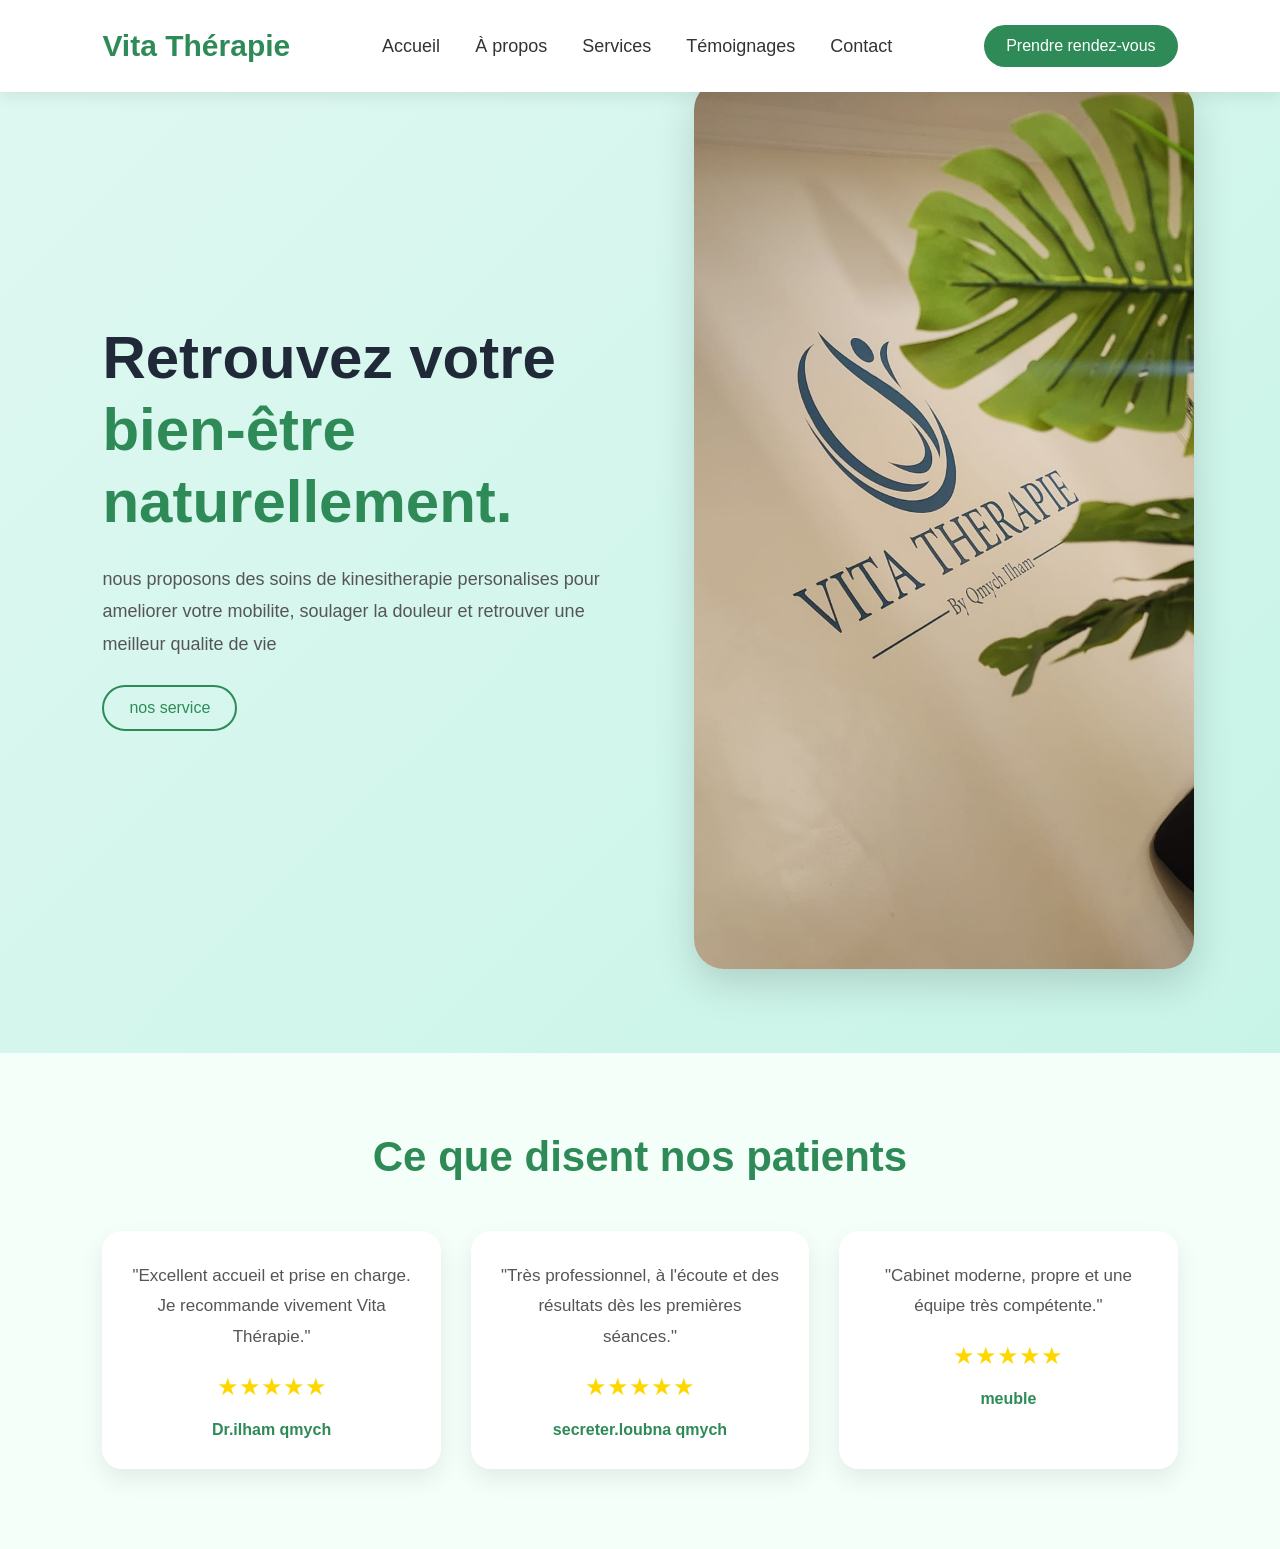
<file: index.html>
<!DOCTYPE html>
<html lang="fr">

<head>
    <meta charset="UTF-8">
    <meta name="viewport" content="width=device-width, initial-scale=1.0">

    <title>Vita Thérapie | Centre de Psychologie et Thérapie au Maroc</title>

    <meta name="description"
          content="Vita Thérapie est un centre spécialisé en psychologie et thérapie. Prenez rendez-vous avec nos professionnels et découvrez les témoignages de nos patients.">

    <meta name="keywords"
          content="psychologue, thérapie, santé mentale, psychothérapie, Vita Thérapie, Maroc">

    <meta name="author" content="Vita Thérapie">
    <meta name="robots" content="index, follow">

    <!-- Open Graph -->
    <meta property="og:title" content="Vita Thérapie">
    <meta property="og:description" content="Centre de psychologie et thérapie au Maroc.">
    <meta property="og:type" content="website">
    <meta property="og:url" content="https://vitatherapie1-cmd.github.io/vita-therapie/">

    <!-- Favicon -->
    <link rel="icon" type="favicon.png" href="favicon.png">

    <link rel="stylesheet" href="style.css">
    <link rel="stylesheet" href="responsive.css">

    <link rel="stylesheet"
          href="https://cdnjs.cloudflare.com/ajax/libs/font-awesome/6.5.2/css/all.min.css">

          <link rel="canonical" href="https://vitatherapie1-cmd.github.io/vita-therapie/">

          

<meta property="og:image" content="https://vitatherapie1-cmd.github.io/vita-therapie/logo.png">

<meta name="twitter:image" content="https://vitatherapie1-cmd.github.io/vita-therapie/logo.png">
</head>

<body>

   <header>

<nav class="navbar">

    <div class="logo">
        Vita Thérapie
    </div>

    <div class="menu-toggle">
        ☰
    </div>

    <ul class="nav-links">
        <li><a href="index.html">Accueil</a></li>
        <li><a href="A propos.html">À propos</a></li>
        <li><a href="services.html">Services</a></li>
        <li><a href="temoignages.html">Témoignages</a></li>
        <li><a href="contact.html">Contact</a></li>
    </ul>

    <a href="rendez-vous.html" class="btn">
        Prendre rendez-vous
    </a>

</nav>

</header>

    <section class="hero">

        <div class="hero-text">
            <h1>Retrouvez votre<br><span>bien-être naturellement.</span></h1>

            <p>
                nous proposons des soins de kinesitherapie
                personalises pour ameliorer votre mobilite,
                soulager la douleur et retrouver une meilleur qualite de vie
            </p>

            <div class="bouttons">
                <a href="services.html" class="btn2">nos service</a>
            </div>
        </div>

        <div class="hero-image">
            <img src="3.jpg" alt="Vita therapie">
        </div>

    </section>

    <section class="testimonials">

    <h2>Ce que disent nos patients</h2>

    <div class="testimonial-container">

        <div class="testimonial-card">
            <p>
                "Excellent accueil et prise en charge. Je recommande vivement Vita Thérapie."
            </p>

            <div class="stars">★★★★★</div>

            <h4>Dr.ilham qmych</h4>
        </div>

        <div class="testimonial-card">
            <p>
                "Très professionnel, à l'écoute et des résultats dès les premières séances."
            </p>

            <div class="stars">★★★★★</div>

            <h4>secreter.loubna qmych</h4>
        </div>

        <div class="testimonial-card">
            <p>
                "Cabinet moderne, propre et une équipe très compétente."
            </p>

            <div class="stars">★★★★★</div>

            <h4>meuble</h4>
        </div>

    </div>

</section>

<script src="main.js"></script>
</body>


</html>
</file>
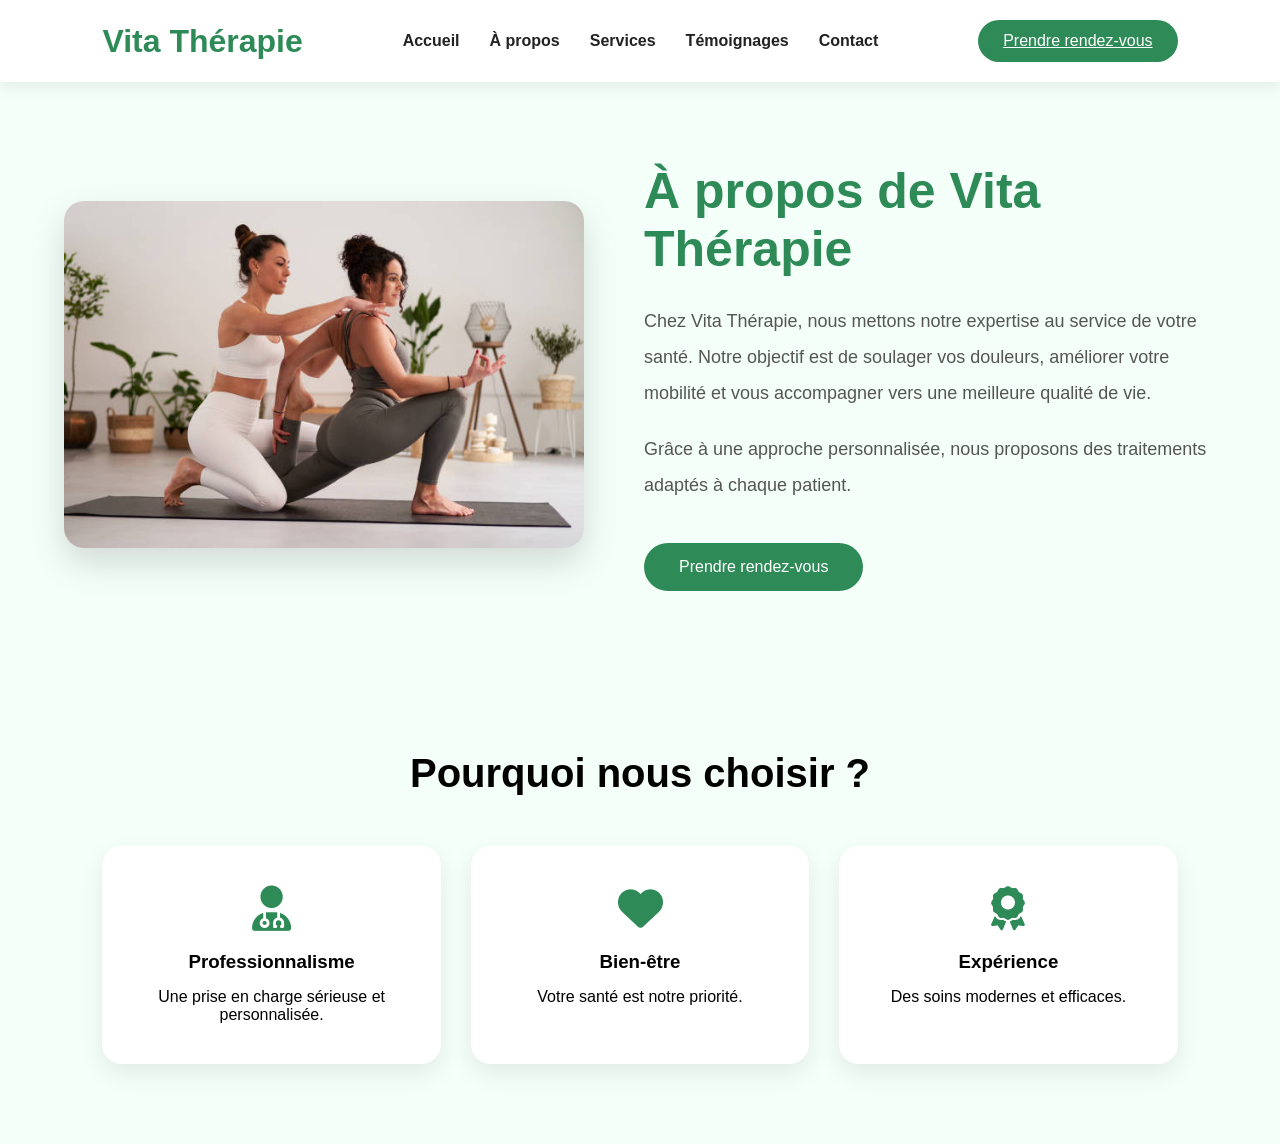
<file: A propos.html>
<!DOCTYPE html>
<html lang="fr">

<head>

<meta charset="UTF-8">

<meta name="viewport" content="width=device-width, initial-scale=1.0">

<title>À propos | Vita Thérapie</title>

<link rel="stylesheet" href="about.css">
<link rel="stylesheet" href="responsive.css">

<link rel="stylesheet"
href="https://cdnjs.cloudflare.com/ajax/libs/font-awesome/6.7.2/css/all.min.css">

</head>

<body>

<header>

<nav class="navbar">

    <div class="logo">
        Vita Thérapie
    </div>

    <div class="menu-toggle">
        ☰
    </div>

    <ul class="nav-links">
        <li><a href="index.html">Accueil</a></li>
        <li><a href="A propos.html">À propos</a></li>
        <li><a href="services.html">Services</a></li>
        <li><a href="temoignages.html">Témoignages</a></li>
        <li><a href="contact.html">Contact</a></li>
    </ul>

    <a href="rendez-vous.html" class="btn">
        Prendre rendez-vous
    </a>

</nav>

</header>

<section class="about">

<div class="about-image">

<img src="11.jpg" alt="Cabinet">

</div>

<div class="about-text">

<h1>À propos de Vita Thérapie</h1>

<p>

Chez Vita Thérapie, nous mettons notre expertise au service de votre santé.
Notre objectif est de soulager vos douleurs, améliorer votre mobilité et
vous accompagner vers une meilleure qualité de vie.

</p>

<p>

Grâce à une approche personnalisée,
nous proposons des traitements adaptés à chaque patient.

</p>

<a href="rendez-vous.html" class="button">

Prendre rendez-vous

</a>

</div>

</section>

<section class="values">

<h2>Pourquoi nous choisir ?</h2>

<div class="cards">

<div class="card">

<i class="fa-solid fa-user-doctor"></i>

<h3>Professionnalisme</h3>

<p>Une prise en charge sérieuse et personnalisée.</p>

</div>

<div class="card">

<i class="fa-solid fa-heart"></i>

<h3>Bien-être</h3>

<p>Votre santé est notre priorité.</p>

</div>

<div class="card">

<i class="fa-solid fa-award"></i>

<h3>Expérience</h3>

<p>Des soins modernes et efficaces.</p>

</div>

</div>

</section>
<script src="main.js"></script>

</body>

</html>
</file>
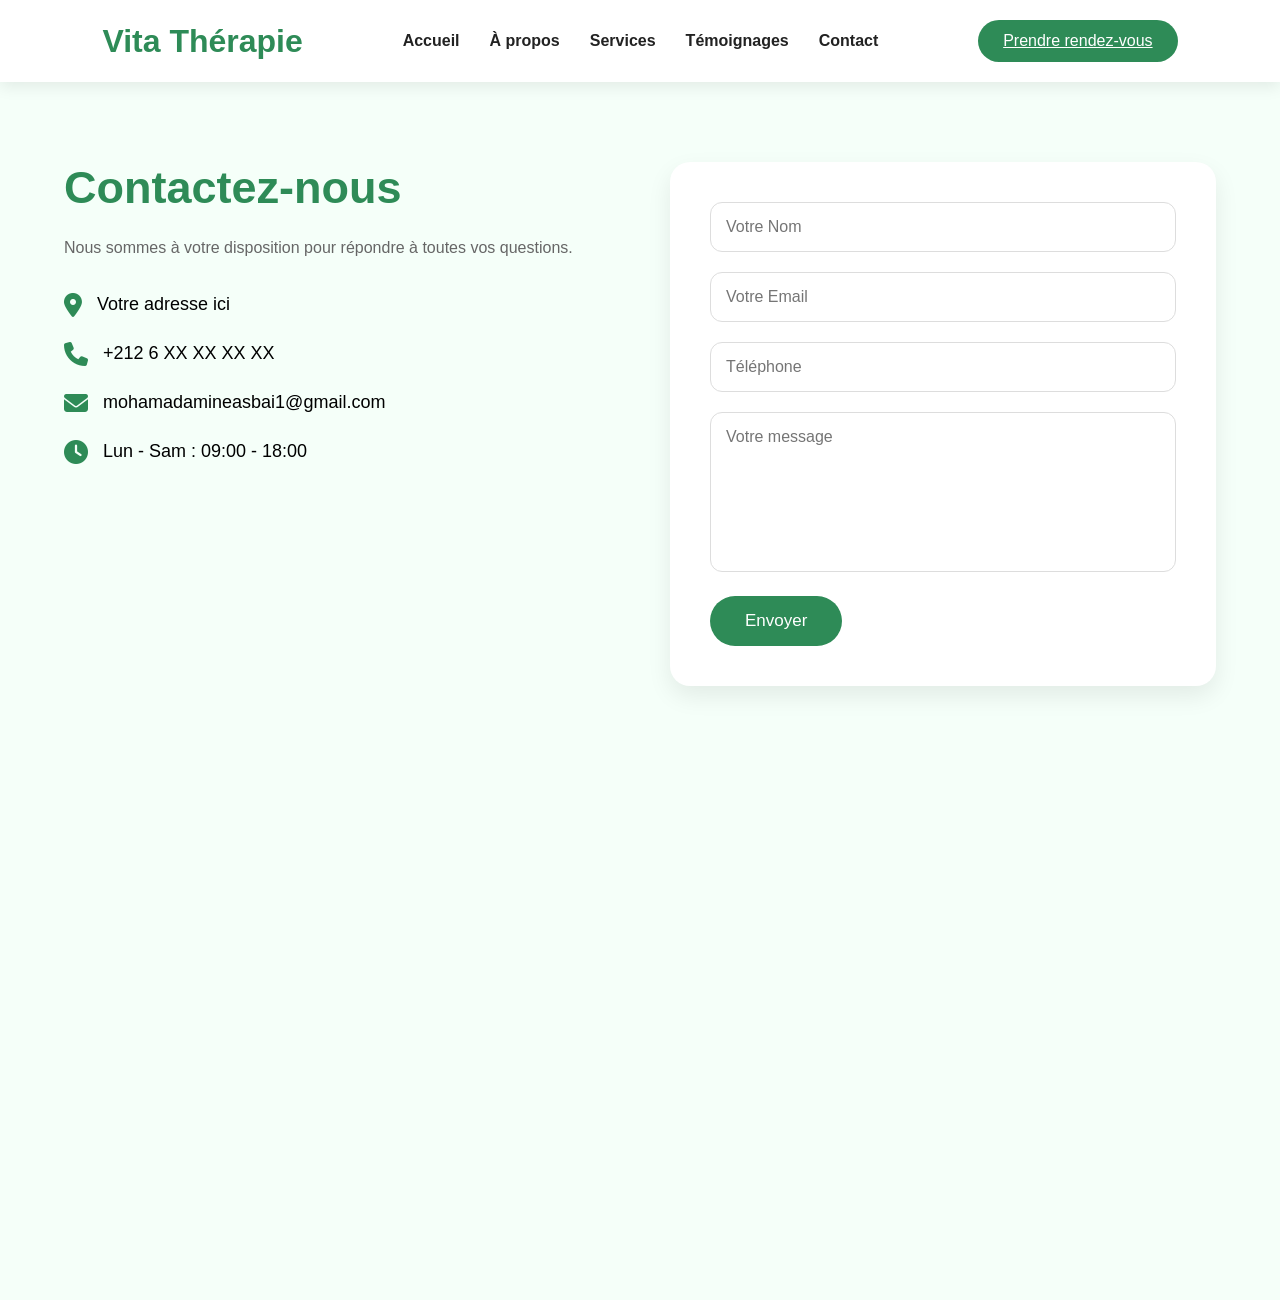
<file: contact.html>
<!DOCTYPE html>
<html lang="fr">

<head>

<meta charset="UTF-8">
<meta name="viewport" content="width=device-width, initial-scale=1.0">

<title>Contact | Vita Thérapie</title>

<link rel="stylesheet" href="contact.css">
<link rel="stylesheet" href="responsive.css">

<link rel="stylesheet"
href="https://cdnjs.cloudflare.com/ajax/libs/font-awesome/6.7.2/css/all.min.css">

</head>

<body>

<header>

<nav class="navbar">

    <div class="logo">
        Vita Thérapie
    </div>

    <div class="menu-toggle">
        ☰
    </div>

    <ul class="nav-links">
        <li><a href="index.html">Accueil</a></li>
        <li><a href="A propos.html">À propos</a></li>
        <li><a href="services.html">Services</a></li>
        <li><a href="temoignages.html">Témoignages</a></li>
        <li><a href="contact.html">Contact</a></li>
    </ul>

    <a href="rendez-vous.html" class="btn">
        Prendre rendez-vous
    </a>

</nav>

</header>

<section class="contact">

<div class="left">

<h1>Contactez-nous</h1>

<p>

Nous sommes à votre disposition pour répondre à toutes vos questions.

</p>

<div class="info">

<div>

<i class="fa-solid fa-location-dot"></i>

<span>Votre adresse ici</span>

</div>

<div>

<i class="fa-solid fa-phone"></i>

<span>+212 6 XX XX XX XX</span>

</div>

<div>

<i class="fa-solid fa-envelope"></i>

<span>mohamadamineasbai1@gmail.com</span>

</div>

<div>

<i class="fa-solid fa-clock"></i>

<span>Lun - Sam : 09:00 - 18:00</span>

</div>

</div>

</div>

<div class="right">

<form>

<input type="text" placeholder="Votre Nom" required>

<input type="email" placeholder="Votre Email" required>

<input type="tel" placeholder="Téléphone">

<textarea placeholder="Votre message"></textarea>

<button type="submit">

Envoyer

</button>

</form>

</div>

</section>

<section class="map">

<iframe
src="https://maps.app.goo.gl/c7TcwgFwQxwMpQrC7
loading=lazy">

</iframe>

</section>
<script src="main.js"></script>

</body>

</html>
</file>
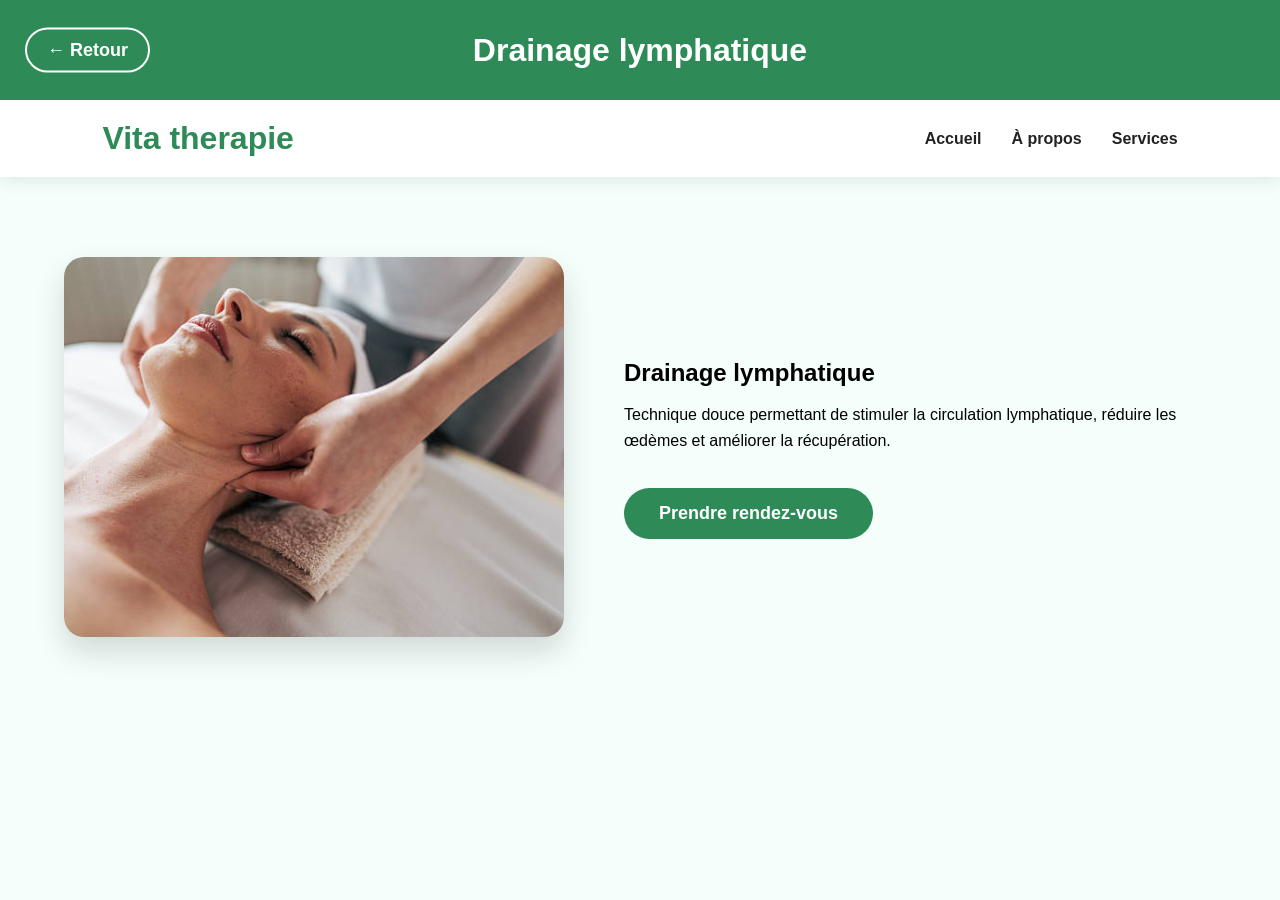
<file: drainage.html>
<!DOCTYPE html>
<html lang="fr">

<head>
    <meta charset="UTF-8">
    <meta name="viewport" content="width=device-width, initial-scale=1.0">
    <title>Drainage Lymphatique | Vita thérapie</title>

    <link rel="stylesheet" href="services.css">
</head>

<body>

<header class="header">

    <link rel="stylesheet" href="drainage.css">

<a href="services.html" class="back-btn">
← Retour
</a>

<h1>Drainage lymphatique</h1>

</header>

<nav class="navbar">

<div class="logo">
Vita therapie
</div>

<ul>

<li><a href="index.html">Accueil</a></li>

<li><a href="A propos.html">À propos</a></li>

<li><a href="services.html">Services</a></li>

</ul>

</nav>

<section class="hero">

<div class="image">

<img src="10.jpg" alt="Drainage">

</div>

<div class="content">

<h2>Drainage lymphatique</h2>

<p>

Technique douce permettant de stimuler la circulation
lymphatique, réduire les œdèmes et améliorer
la récupération.

</p>

<a href="rendez-vous.html" class="btn">

Prendre rendez-vous

</a>

</div>

</section>

</body>

</html>
</file>
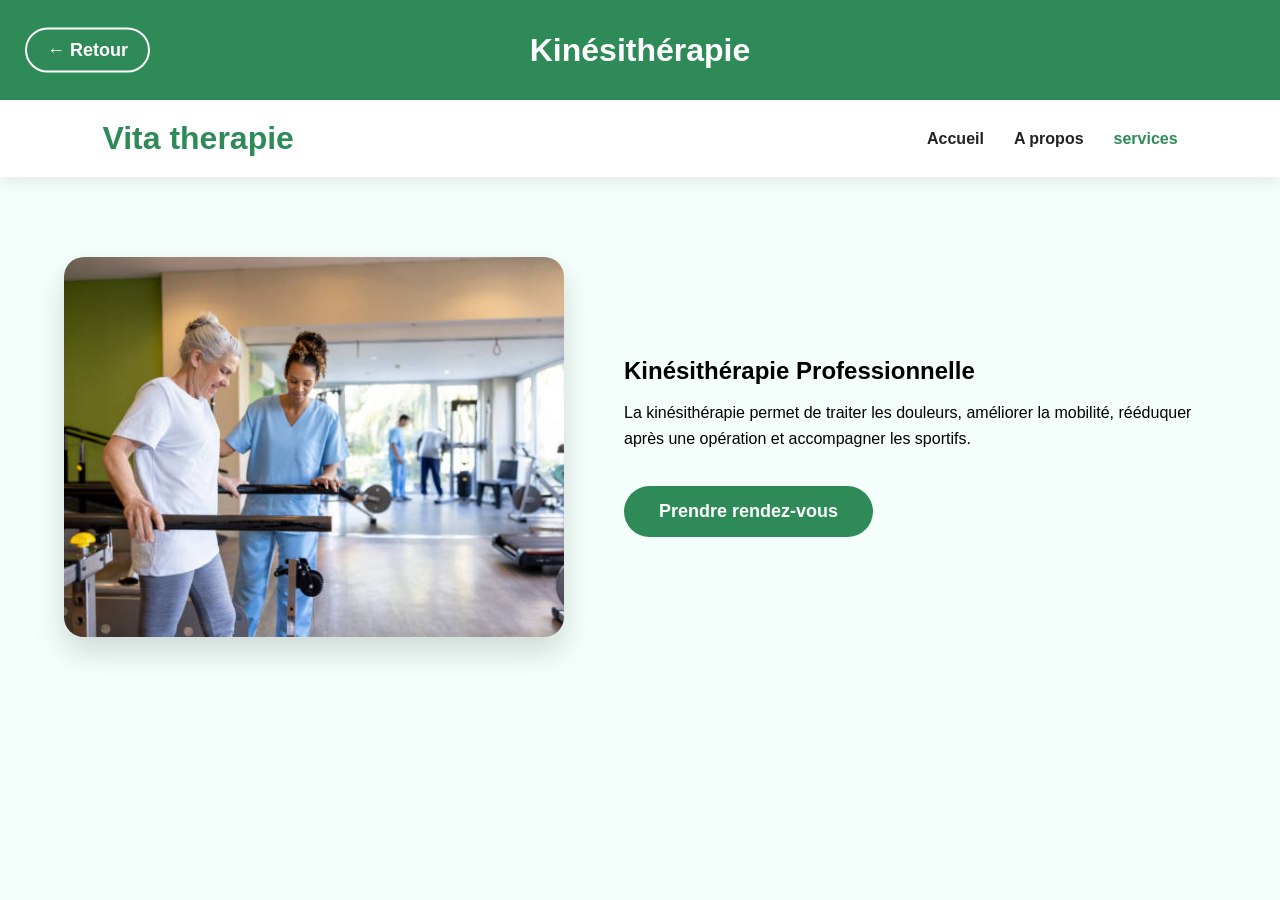
<file: kinesitherapie.html>
<!DOCTYPE html>
<html lang="fr">

<head>

<meta charset="UTF-8">

<meta name="viewport" content="width=device-width, initial-scale=1.0">

<title>Kinésithérapie | Vita Thérapie</title>

<link rel="stylesheet" href="services.css">

<link rel="stylesheet"
href="https://cdnjs.cloudflare.com/ajax/libs/font-awesome/6.6.0/css/all.min.css">

<link rel="stylesheet" href="kinesitherapie.css">
</head>

<body>

<header class="header">

    <a href="services.html" class="back-btn">← Retour</a>


<h1>Kinésithérapie</h1>

</header>
<nav class="navbar">

   


</a>

    <div class="logo">

        Vita therapie
    </div>

    <ul>
        <li><a href="index.html">Accueil</a></li>

        <li><a href="A propos.html">A propos</a></li>

        <li><a href="services.html" class="active">services</a></li>

       
    </ul>
    </header>
</nav>
<section class="hero">

<img src="6.jpg" alt="Kinésithérapie">

<div>

<h2>Kinésithérapie Professionnelle</h2>

<p>

La kinésithérapie permet de traiter les douleurs,
améliorer la mobilité,
rééduquer après une opération
et accompagner les sportifs.

</p>

<a href="rendez-vous.html" class="btn">

Prendre rendez-vous

</a>

</div>

</section>





</body>

</html>
</file>
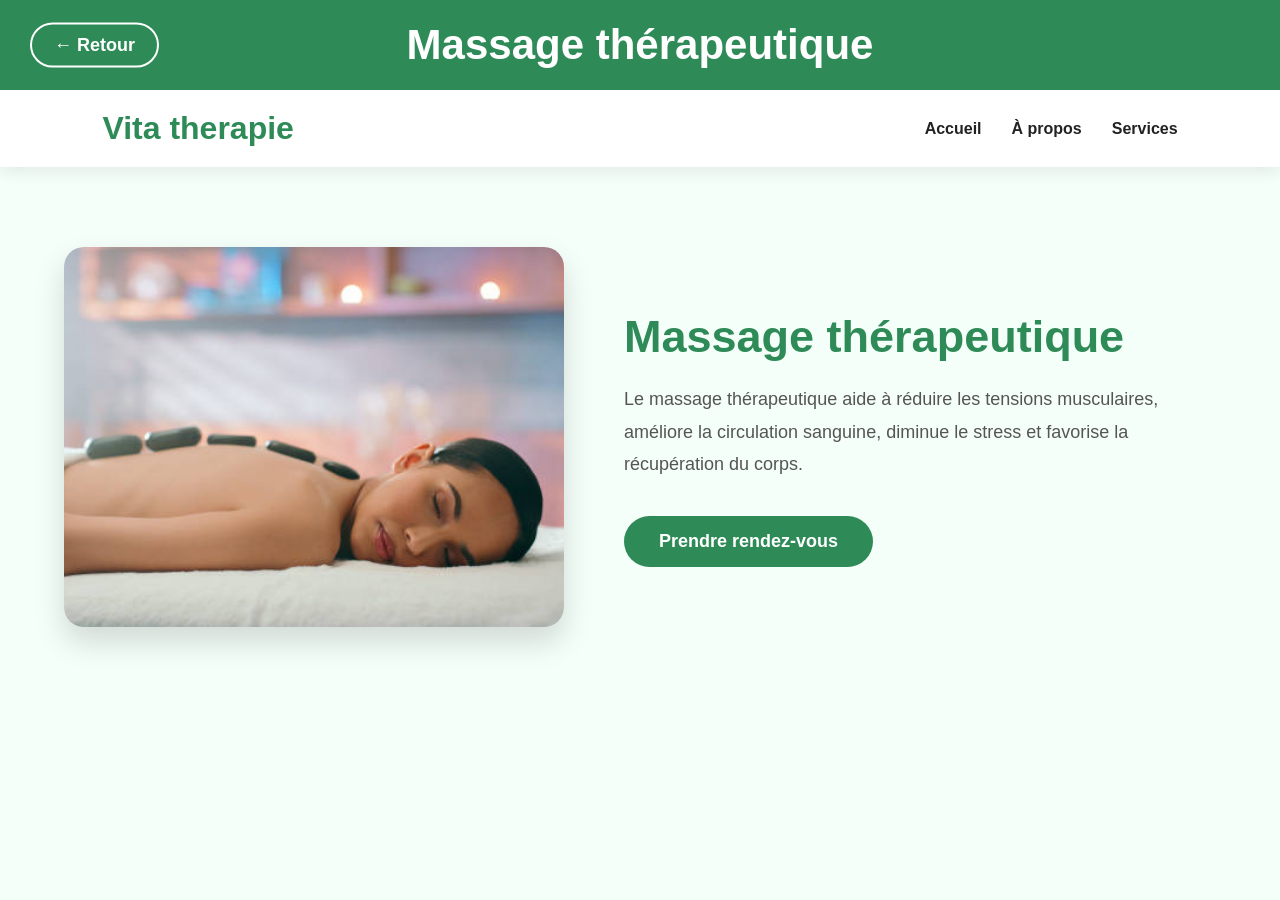
<file: massage.html>
<!DOCTYPE html>
<html lang="fr">

<head>
    <meta charset="UTF-8">
    <meta name="viewport" content="width=device-width, initial-scale=1.0">
    <title>Massage thérapeutique | Vita thérapie</title>

    <link rel="stylesheet" href="massage.css">
</head>

<body>

<header class="header">

<a href="services.html" class="back-btn">← Retour</a>

<h1>Massage thérapeutique</h1>

</header>

<nav class="navbar">

<div class="logo">
Vita therapie
</div>

<ul>

<li><a href="index.html">Accueil</a></li>

<li><a href="A propos.html">À propos</a></li>

<li><a href="services.html">Services</a></li>

</ul>

</nav>

<section class="hero">

<div class="image">

<img src="7.jpg" alt="Massage thérapeutique">

</div>

<div class="content">

<h2>Massage thérapeutique</h2>

<p>

Le massage thérapeutique aide à réduire les tensions musculaires,
améliore la circulation sanguine, diminue le stress et favorise
la récupération du corps.

</p>

<a href="rendez-vous.html" class="btn">

Prendre rendez-vous

</a>

</div>

</section>

</body>

</html>
</file>
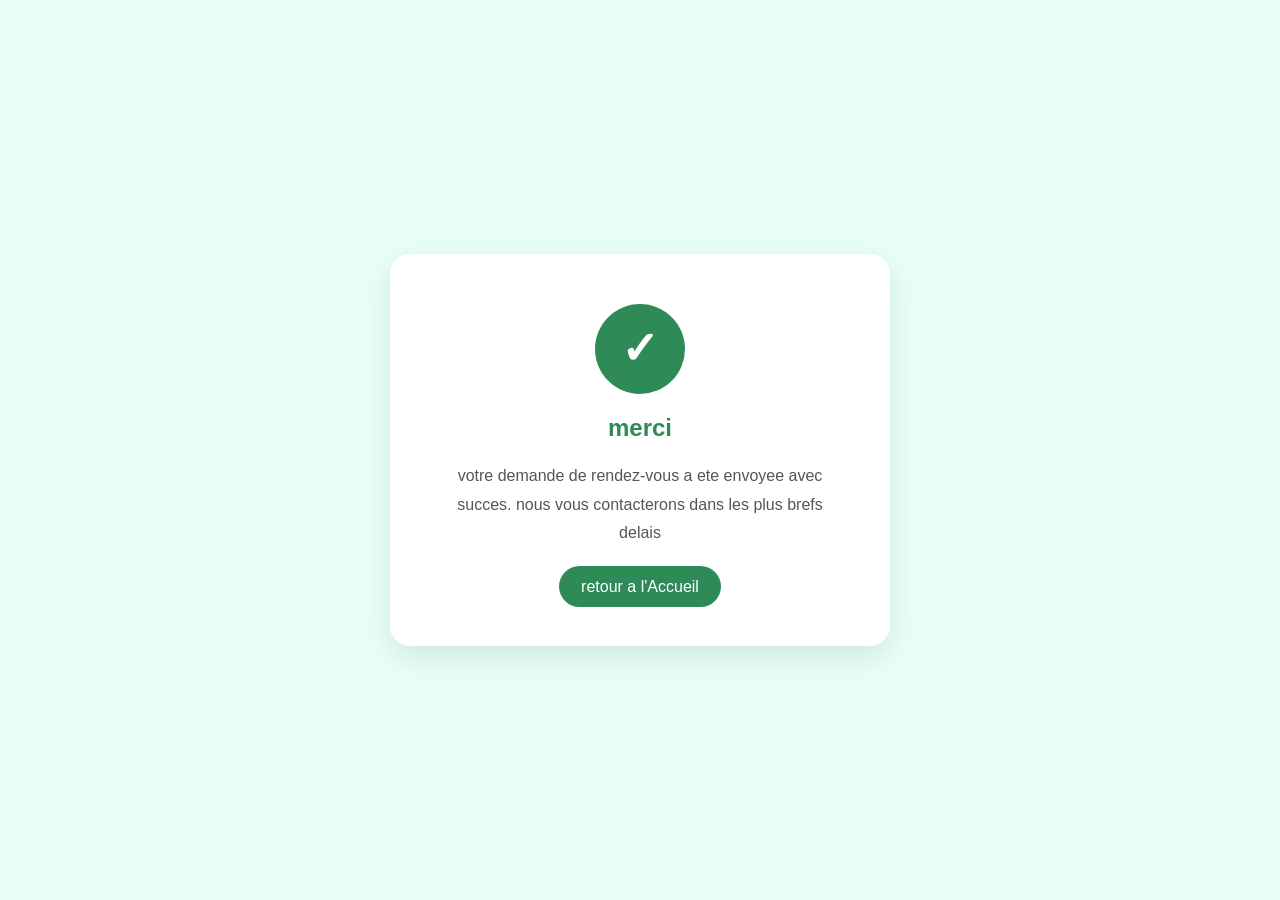
<file: merci.html>
<!DOCTYPE html>

<html lang="fr">

<head>

    <meta charset="UTF-8">
    <meta name="viewport" content="width=device-width, initial-scale=1.0">

    <title>merci | vita therapie</title>

    <link rel="stylesheet" href="style.css">

</head>


<body>

    <section class="merci">

        <div class="merci-box">

            <div class="check">✓</div>

            <h1>merci</h1>

            <p>
                votre demande de rendez-vous a ete envoyee avec succes.
                nous vous contacterons dans les plus brefs delais
            </p>

            <a href="index.html" class="btn">
                retour a l'Accueil
            </a>
        </div>

    </section>
</body>
</html>
</file>
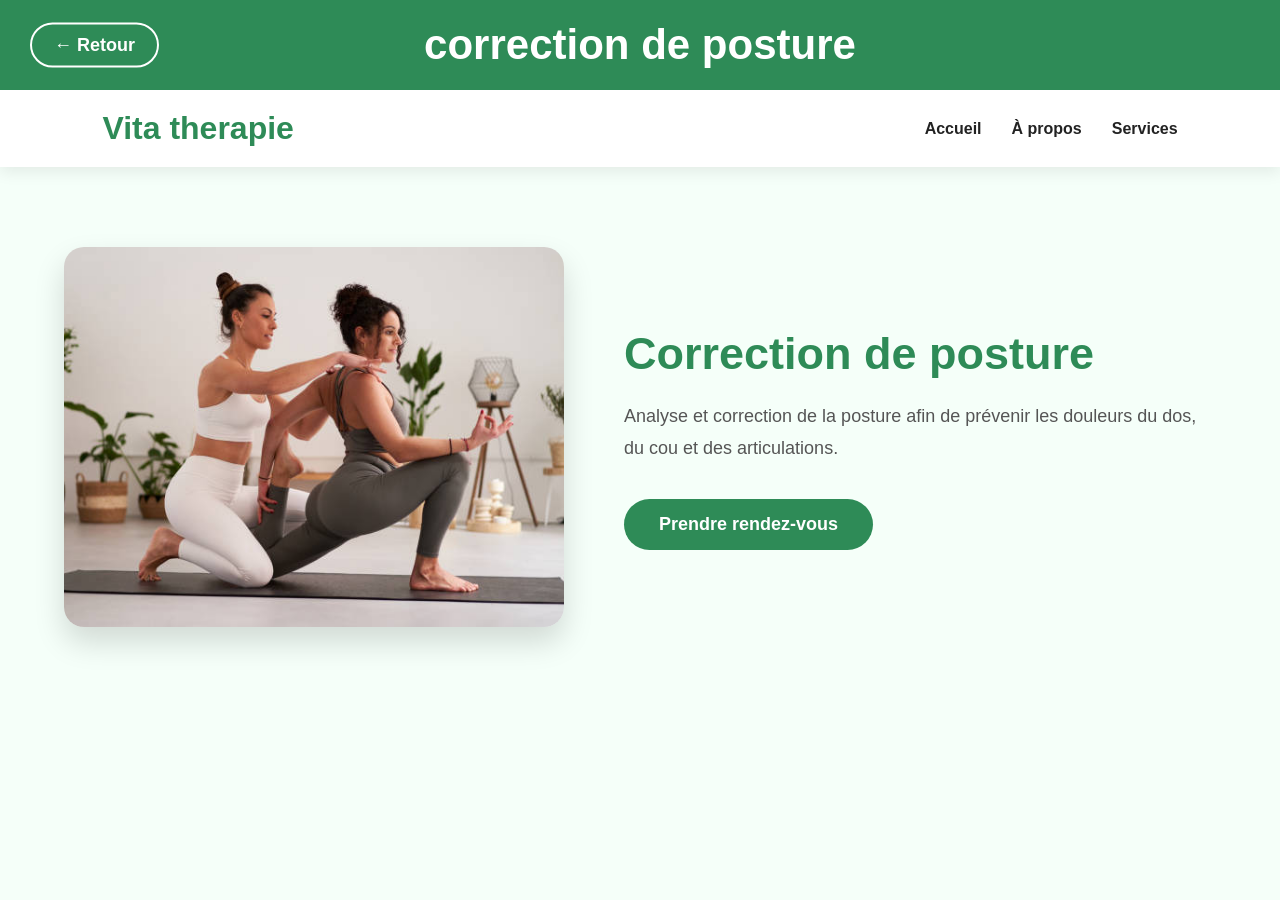
<file: posture.html>
<!DOCTYPE html>
<html lang="fr">

<head>
    <meta charset="UTF-8">
    <meta name="viewport" content="width=device-width, initial-scale=1.0">
    <title>Correction de posture | Vita thérapie</title>

    <link rel="stylesheet" href="posture.css">
</head>

<body>

<header class="header">

<a href="services.html" class="back-btn">
← Retour
</a>

<h1>correction de posture</h1>

</header>

<nav class="navbar">

<div class="logo">
Vita therapie
</div>

<ul>

<li><a href="index.html">Accueil</a></li>

<li><a href="A propos.html">À propos</a></li>

<li><a href="services.html">Services</a></li>

</ul>

</nav>

<section class="hero">

<div class="image">

<img src="11.jpg" alt="Correction de posture">

</div>

<div class="content">

<h2>Correction de posture</h2>

<p>

Analyse et correction de la posture afin de prévenir
les douleurs du dos, du cou et des articulations.

</p>

<a href="rendez-vous.html" class="btn">

Prendre rendez-vous

</a>

</div>

</section>

</body>

</html>
</file>
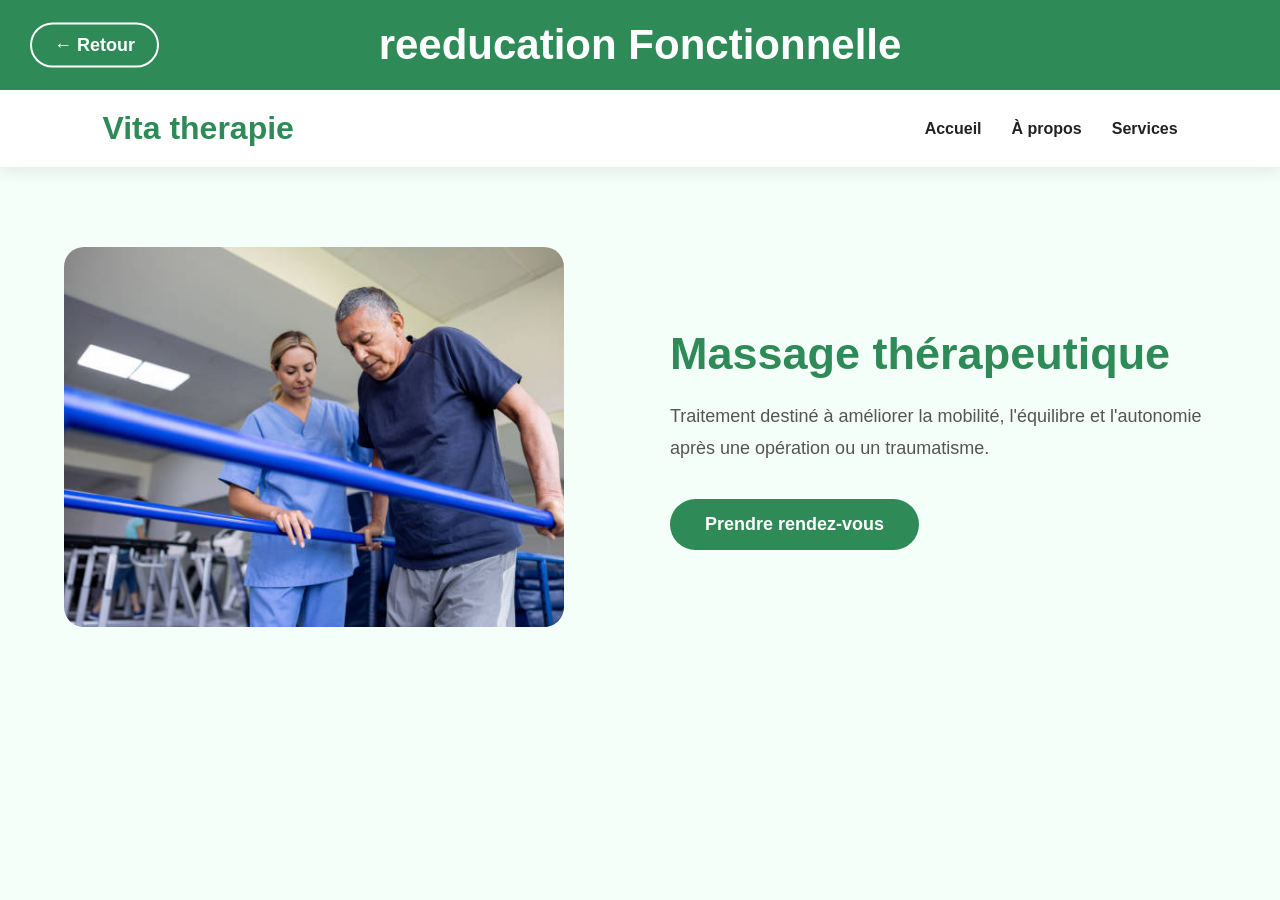
<file: reeducation.html>
<!DOCTYPE html>
<html lang="fr">

<head>
    <meta charset="UTF-8">
    <meta name="viewport" content="width=device-width, initial-scale=1.0">
    <title>reeduction Fonctionnelle | Vita thérapie</title>

    <link rel="stylesheet" href="reeducation.css">
</head>

<body>

<header class="header">

<a href="services.html" class="back-btn">
← Retour
</a>

<h1>reeducation Fonctionnelle</h1>

</header>

<nav class="navbar">

<div class="logo">
Vita therapie
</div>

<ul>

<li><a href="index.html">Accueil</a></li>

<li><a href="A propos.html">À propos</a></li>

<li><a href="services.html">Services</a></li>

</ul>

</nav>

<section class="hero">

<div class="image">

<img src="9.jpg" alt="reeducation">

</div>

<div class="content">

<h2>Massage thérapeutique</h2>

<p>

Traitement destiné à améliorer la mobilité,
l'équilibre et l'autonomie après une opération
ou un traumatisme.
</p>

<a href="rendez-vous.html" class="btn">

Prendre rendez-vous

</a>

</div>

</section>

</body>

</html>
</file>
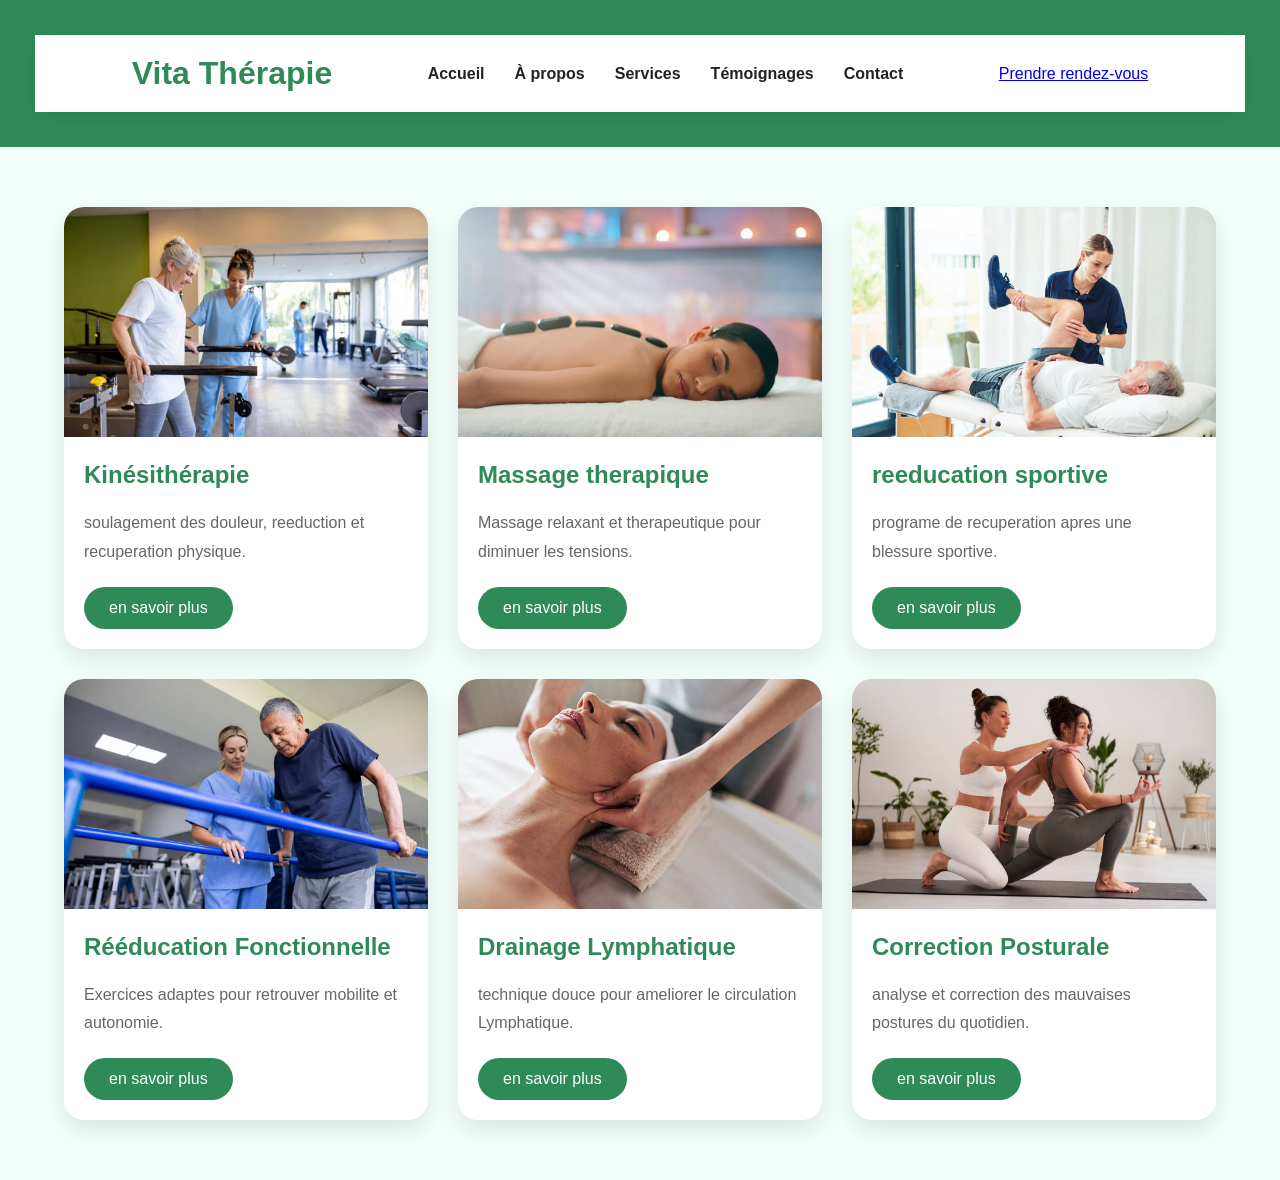
<file: services.html>
<!DOCTYPE html>

<html lang="fr">


<head>


    <meta charset="UTF-8">

    <meta name="viewport" content="width=device-width, initial-scale=1.0">


    <title>Nos service | Vita therapie</title>
    <link rel="stylesheet" href="services.css">
    <link rel="stylesheet" href="responsive.css">
    <link rel="stylesheet"
    href="https://cdnjs.cloudflare.com/ajax/libs/font-awesome/6.6.0/css/all.min.css">

</head>


<body>


<header>
<nav class="navbar">

<div class="logo">
Vita Thérapie
</div>
<div class="menu-toggle">
☰
</div>

<ul class="nav-links">

<li><a href="index.html">Accueil</a></li>

<li><a href="A propos.html">À propos</a></li>

<li><a href="services.html">Services</a></li>

<li><a href="temoignages.html">Témoignages</a></li>

<li><a href="contact.html">Contact</a></li>

</ul>

<a href="rendez-vous.html" class="btn">
Prendre rendez-vous
</a>

</nav>
</header>
    <section class="services">

        <div class="card">
            <img src="6.jpg" alt="Kinésithérapie">
            <h2>Kinésithérapie</h2>

            <p>
                soulagement des douleur, reeduction et recuperation physique.
            </p>
            <a href="kinesitherapie.html" class="btn">en savoir plus</a>
        </div>

        <div class="card">
            <img src="7.jpg" alt="message">
            <h2>Massage therapique</h2>

            <p>
                Massage relaxant et therapeutique pour diminuer les tensions.
            </p>
            <a href="massage.html">en savoir plus</a>
        </div>

        <div class="card">
            <img src="8.jpg" alt="sport">
            <h2>reeducation sportive</h2>

            <p>
                programe de recuperation apres une blessure sportive.
            </p>
            <a href="sport.html">en savoir plus</a>
        </div>
        <div class="card">
            <img src="9.jpg" alt="Rééducation">

            <h2>Rééducation Fonctionnelle</h2>
            <p>
                Exercices adaptes pour retrouver mobilite et autonomie.
            </p>
            <a href="reeducation.html">en savoir plus</a>
        </div>
        <div class="card">

            <img src="10.jpg" alt="drainage">

            <h2>Drainage Lymphatique</h2>

            <p>
                technique douce pour ameliorer le circulation Lymphatique.
            </p>
            <a href="drainage.html">en savoir plus</a>
        </div>

        <div class="card">

            <img src="11.jpg" alt="posture">

            <h2>Correction Posturale</h2>

            <p>
                analyse et correction des mauvaises postures du quotidien.
            </p>

            <a href="posture.html">en savoir plus</a>
        </div>
        

    </section>
    <script src="main.js"></script>
</body>
</html>
</file>
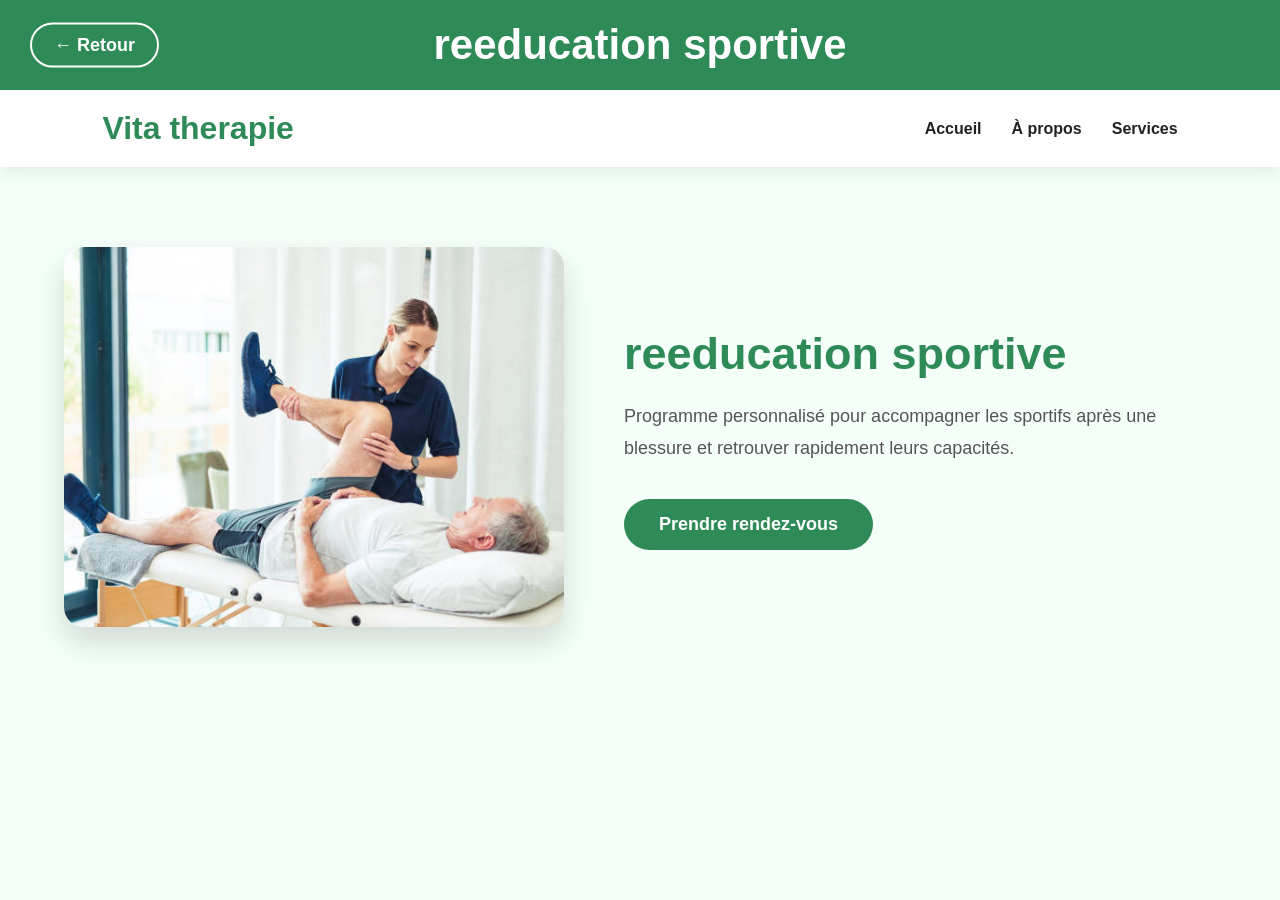
<file: sport.html>
<!DOCTYPE html>
<html lang="fr">

<head>
    <meta charset="UTF-8">
    <meta name="viewport" content="width=device-width, initial-scale=1.0">
    <title>reeduction sportive | Vita thérapie</title>

    <link rel="stylesheet" href="sport.css">
</head>

<body>

<header class="header">

<a href="services.html" class="back-btn">
← Retour
</a>

<h1>reeducation sportive</h1>

</header>

<nav class="navbar">

<div class="logo">
Vita therapie
</div>

<ul>

<li><a href="index.html">Accueil</a></li>

<li><a href="A propos.html">À propos</a></li>

<li><a href="services.html">Services</a></li>

</ul>

</nav>

<section class="hero">

<div class="image">

<img src="8.jpg" alt="reeducation sportive">

</div>

<div class="content">

<h2>reeducation sportive</h2>

<p>

Programme personnalisé pour accompagner les sportifs
après une blessure et retrouver rapidement leurs capacités.

</p>

<a href="rendez-vous.html" class="btn">

Prendre rendez-vous

</a>

</div>

</section>

</body>

</html>
</file>
<file: style.css>
/* Reset */
*{
    margin: 0;
    padding: 0;
    box-sizing: border-box;
    font-family: Arial, Helvetica, sans-serif;
}

body{
    

    background: linear-gradient(135deg, #DFF8F2, #B8F2E6);
}

/* Navbar */

.navbar{
    display: flex;
    justify-content: space-between;
    align-items: center;

    padding: 25px 8%;

    background: white;

    box-shadow: 0 5px 15px rgba(0,0,0,.08);

    position: fixed;

    top: 0;
    left: 0;
    width: 100%;
    
}

.logo{
    font-size: 30px;
    font-weight: bold;
    color: seagreen;
}

.nav-links{
    display: flex;
    list-style: none;
    gap: 35px;

}

.nav-links a{
    text-decoration: none;
    color: #333;
    font-size: 18px;
    transition: .3s;

}

.nav-links a:hover{
    color: seagreen;

}


.btn{
    background: seagreen;
    color: white;
    padding: 12px 22px;
    text-decoration: none;
    border-radius: 30px;
    transition: .3s;

}

.btn:hover{
    background: #246b45;
}

.hero{
    display: flex;
    justify-content: space-between;
    align-items: center;
    padding: 80px 8%;
    min-height: 90vh;
    background: linear-gradient(135deg,#DFF8F2,#c8f4e7);

}

.hero-text{
    width: 50%;

}

.hero-text h1{
    font-size: 60px;
    color: #1f2937;
    line-height: 1.2;
}

.hero-text span{
    color: #2e8b57;
}

.hero-text p{
    margin: 25px 0;
    font-size: 18px;
    color: #555;
    line-height: 1.8;

}

.bouttons{
    display: flex;
    gap: 20px;
}

.btn2{
    padding: 12px 25px;
    border: 2px solid #2e8b57;
    border-radius: 30px;
    text-decoration: none;
    color: #2e8b57;
    transition: .3s;

}

.btn2:hover{
    background: #2e8b57;
    color: white;

}

.hero-image{
    width: 45%;
    text-align: center;

}

.hero-image img{
    width: 500px;
    height: auto;
    max-width: 500px;
    border-radius: 30px;
    box-shadow:0 15px 40px rgba(0,0,0,.15) ;
}

/* ========================= */
/* Rendez-vous */
/* ========================= */

.appointment{
    display:flex;
    justify-content:space-between;
    align-items:center;
    gap:60px;
    padding:120px 8% 60px;
    min-height:100vh;
    background:#E8FFF8;
}

.appointment-form{
    width:50%;
    background:white;
    padding:40px;
    border-radius:20px;
    box-shadow:0 10px 30px rgba(0,0,0,.1);
}

.appointment-form h1{
    color:#2E8B57;
    margin-bottom:10px;
}

.appointment-form p{
    margin-bottom:30px;
    color:#666;
}

.appointment-form form{
    display:flex;
    flex-direction:column;
}

.appointment-form label{
    margin:10px 0 5px;
    font-weight:bold;
}

.appointment-form input,
.appointment-form select,
.appointment-form textarea{
    padding:15px;
    border:1px solid #ccc;
    border-radius:10px;
    font-size:16px;
    margin-bottom:15px;
    outline:none;
}

.appointment-form input:focus,
.appointment-form select:focus,
.appointment-form textarea:focus{
    border-color:#2E8B57;
}

.appointment-image{
    width:45%;
}

.appointment-image img{
    width:100%;
    border-radius:20px;
    box-shadow:0 10px 30px rgba(0,0,0,.15);
}

/* merci*/

.merci{
    height: 100vh;
    display: flex;
    justify-content: center;
    align-items: center;
    background: #E8FFF8;

}


.merci-box{
    width: 500px;
    background: white;
padding: 50px;
text-align: center;
border-radius: 20px;
box-shadow: 0 10px 30px rgba(0, 0, 0, .1);

}
.check{
    width: 90px;
    height: 90px;
    background: #2E8B57;
    color: white;
    border-radius: 50%;
    margin: auto;
    display: flex;
    justify-content: center;
    align-items: center;
    font-size: 45px;
    font-weight: bold;

}

.merci-box h1{
    margin-top: 20px;
    color: #2E8B57;

}

.merci-box p{
    margin: 20px 0 30px;
    line-height: 1.8;
    color: #555;
}
/* Témoignages */

.testimonials{
    padding:80px 8%;
    background:#F5FFF9;
    text-align:center;
}

.testimonials h2{
    font-size:42px;
    color:#2E8B57;
    margin-bottom:50px;
}

.testimonial-container{
    display:grid;
    grid-template-columns:repeat(auto-fit,minmax(300px,1fr));
    gap:30px;
}

.testimonial-card{
    background:white;
    padding:30px;
    border-radius:20px;
    box-shadow:0 10px 25px rgba(0,0,0,.08);
    transition:.3s;
}

.testimonial-card:hover{
    transform:translateY(-10px);
}

.testimonial-card p{
    font-size:17px;
    line-height:1.8;
    color:#555;
}

.stars{
    color:#FFD700;
    font-size:24px;
    margin:20px 0;
}

.testimonial-card h4{
    color:#2E8B57;
}

/* PC */
.menu-toggle{
    display:none;
}
.menu-toggle{
    display: none;
}
.menu-toggle{
    display:none;
    font-size:30px;
    cursor:pointer;
}

.nav-links{
    display:flex;
    list-style:none;
    gap:35px;
    align-items:center;
}
</file>
<file: responsive.css>
/* ===========================
   Responsive - Téléphone
=========================== */

.menu-toggle{
    display:none;
}

@media (max-width:768px){

/* Navbar */
.navbar{
    flex-direction:column;
    align-items:center;
    gap:15px;
    padding:15px 20px;
    position:relative;
}

.logo{
    font-size:28px;
}

.menu-toggle{
    display:block;
    font-size:30px;
    cursor:pointer;
}

.nav-links{
    display:none;
    flex-direction:column;
    position:absolute;
    top:80px;
    left:0;
    width:100%;
    background:#fff;
    padding:20px;
    text-align:center;
    gap:15px;
}

.nav-links.active{
    display:flex;
}

.nav-links li{
    list-style:none;
}

.btn{
    display:none;
}

/* Hero */
.hero{
    flex-direction:column;
}

.hero-text,
.hero-image{
    width:100%;
    text-align:center;
}

/* About */
.about{
    flex-direction:column;
    width:95%;
    margin:40px auto;
}

.about-image,
.about-text{
    width:100%;
}

/* Contact */
.contact{
    grid-template-columns:1fr;
    width:95%;
}

.left,
.right{
    width:100%;
}

form{
    width:100%;
}

/* Services */
.services{
    grid-template-columns:1fr;
}

.card{
    width:100%;
}

.card img{
    width:100%;
    height:auto;
}

/* Rendez-vous */
.appointment{
    flex-direction:column;
}

.appointment-form,
.appointment-image{
    width:100%;
}

.appointment-image img{
    width:100%;
    height:auto;
}

img{
    max-width:100%;
    height:auto;
}

}
</file>
<file: about.css>
*{

margin:0;

padding:0;

box-sizing:border-box;

font-family:Arial,Helvetica,sans-serif;

}

body{

background:#F5FFF9;

}

.navbar{

display:flex;

justify-content:space-between;

align-items:center;

padding:20px 8%;

background:white;

box-shadow:0 5px 15px rgba(0,0,0,.08);

}

.logo{

font-size:32px;

font-weight:bold;

color:#2E8B57;

}

ul{

display:flex;

list-style:none;

gap:35px;

align-items:center;

}

ul a{

text-decoration:none;

color:#222;

font-weight:600;

}

.active{

color:#2E8B57;

}

.btn{

background:#2E8B57;

padding:12px 25px;

border-radius:30px;

color:white;

}

.about{

width:90%;

max-width:1300px;

margin:80px auto;

display:flex;

align-items:center;

gap:60px;

}

.about-image img{

width:520px;

border-radius:20px;

box-shadow:0 15px 35px rgba(0,0,0,.15);

}

.about-text{

flex:1;

}

.about-text h1{

font-size:50px;

margin-bottom:25px;

color:#2E8B57;

}

.about-text p{

line-height:2;

font-size:18px;

color:#555;

margin-bottom:20px;

}

.button{

display:inline-block;

margin-top:20px;

padding:15px 35px;

background:#2E8B57;

color:white;

text-decoration:none;

border-radius:40px;

transition:.4s;

}

.button:hover{

transform:translateY(-5px);

}

.values{

padding:80px 8%;

text-align:center;

}

.values h2{

font-size:40px;

margin-bottom:50px;

}

.cards{

display:grid;

grid-template-columns:repeat(auto-fit,minmax(280px,1fr));

gap:30px;

}

.card{

background:white;

padding:40px;

border-radius:20px;

box-shadow:0 10px 25px rgba(0,0,0,.08);

transition:.4s;

}

.card:hover{

transform:translateY(-10px);

}

.card i{

font-size:45px;

color:#2E8B57;

margin-bottom:20px;

}

.card h3{

margin-bottom:15px;

}
/* Responsive téléphone */
@media (max-width:768px){

.navbar{
    flex-wrap:wrap;
    padding:15px;
}

.logo{
    font-size:28px;
}

ul{
    flex-direction:column;
    width:100%;
    gap:15px;
    margin-top:20px;
    text-align:center;
}

.btn{
    width:100%;
    text-align:center;
}

/* About */
.about{
    flex-direction:column;
}

.about-image,
.about-text{
    width:100%;
}

.about-image img{
    width:100%;
    height:auto;
}

/* Contact */
.contact{
    flex-direction:column;
}

.contact-info,
.contact-form{
    width:100%;
}

.contact-form input,
.contact-form textarea,
.contact-form button{
    width:100%;
}

/* Services */
.cards{
    grid-template-columns:1fr;
}

.card{
    width:100%;
}
}
/* NAVBAR */

.navbar{
    display:flex;
    justify-content:space-between;
    align-items:center;
    padding:20px 8%;
    background:#fff;
    box-shadow:0 5px 15px rgba(0,0,0,.08);
}

.logo{
    font-size:32px;
    font-weight:bold;
    color:#2E8B57;
}

.nav-links{
    display:flex;
    list-style:none;
    gap:30px;
}

.nav-links a{
    text-decoration:none;
    color:#222;
    font-weight:600;
}

.menu-toggle{
    display:none;
    font-size:30px;
    cursor:pointer;
}

@media(max-width:768px){

.menu-toggle{
    display:block;
}

.nav-links{
    display:none;
    position:absolute;
    top:80px;
    left:0;
    width:100%;
    background:white;
    flex-direction:column;
    padding:20px;
    text-align:center;
}

.nav-links.active{
    display:flex;
}

.btn{
    display:none;
}

}
</file>
<file: contact.css>
*{
margin:0;
padding:0;
box-sizing:border-box;
font-family:Arial,Helvetica,sans-serif;
}

body{
background:#F5FFF9;
}

.navbar{
display:flex;
justify-content:space-between;
align-items:center;
padding:20px 8%;
background:white;
box-shadow:0 5px 15px rgba(0,0,0,.08);
}

.logo{
font-size:32px;
font-weight:bold;
color:#2E8B57;
}

ul{
display:flex;
gap:30px;
list-style:none;
align-items:center;
}

ul a{
text-decoration:none;
color:#222;
font-weight:600;
}

.active{
color:#2E8B57;
}

.btn{
background:#2E8B57;
padding:12px 25px;
border-radius:30px;
color:white;
}

.contact{

width:90%;

max-width:1300px;

margin:80px auto;

display:grid;

grid-template-columns:1fr 1fr;

gap:60px;

}

.left h1{

font-size:45px;

margin-bottom:20px;

color:#2E8B57;

}

.left p{

margin-bottom:30px;

color:#666;

line-height:1.8;

}

.info div{

margin:25px 0;

font-size:18px;

display:flex;

align-items:center;

gap:15px;

}

.info i{

color:#2E8B57;

font-size:24px;

}

form{

background:white;

padding:40px;

border-radius:20px;

box-shadow:0 10px 25px rgba(0,0,0,.08);

}

input,
textarea{

width:100%;

padding:15px;

margin-bottom:20px;

border:1px solid #ddd;

border-radius:12px;

font-size:16px;

}

textarea{

height:160px;

resize:none;

}

button{

background:#2E8B57;

color:white;

padding:15px 35px;

border:none;

border-radius:30px;

cursor:pointer;

font-size:17px;

transition:.3s;

}

button:hover{

background:#236d46;

}

.map{

width:90%;

margin:80px auto;

}

.map iframe{

width:100%;

height:450px;

border:none;

border-radius:20px;

}
/* Responsive téléphone */
@media (max-width:768px){

.contact{
    grid-template-columns:1fr;
    gap:30px;
}

.left{
    width:100%;
}

form{
    width:100%;
    padding:25px;
}

.map iframe{
    height:300px;
}

}
/* NAVBAR */

.navbar{
    display:flex;
    justify-content:space-between;
    align-items:center;
    padding:20px 8%;
    background:#fff;
    box-shadow:0 5px 15px rgba(0,0,0,.08);
}

.logo{
    font-size:32px;
    font-weight:bold;
    color:#2E8B57;
}

.nav-links{
    display:flex;
    list-style:none;
    gap:30px;
}

.nav-links a{
    text-decoration:none;
    color:#222;
    font-weight:600;
}

.menu-toggle{
    display:none;
    font-size:30px;
    cursor:pointer;
}

@media(max-width:768px){

.menu-toggle{
    display:block;
}

.nav-links{
    display:none;
    position:absolute;
    top:80px;
    left:0;
    width:100%;
    background:white;
    flex-direction:column;
    padding:20px;
    text-align:center;
}

.nav-links.active{
    display:flex;
}

.btn{
    display:none;
}

}
</file>
<file: services.css>
*{
margin:0;
padding:0;
box-sizing:border-box;
font-family:Arial,Helvetica,sans-serif;
}

body{

background:#F4FFFB;

}

header{

background:#2E8B57;

padding:35px;

text-align:center;

color:white;

}

.services{

width:90%;

max-width:1300px;

margin:60px auto;

display:grid;

grid-template-columns:repeat(auto-fit,minmax(320px,1fr));

gap:30px;

}

.card{

background:#fff;

border-radius:20px;

overflow:hidden;

box-shadow:0 10px 25px rgba(0,0,0,.1);

transition:.4s;

}

.card:hover{

transform:translateY(-10px);

}

.card img{

width:100%;

height:230px;

object-fit:cover;

}

.card h2{

padding:20px;

color:#2E8B57;

font-size:24px;

}

.card p{

padding:0 20px;

line-height:1.8;

color:#666;

}

.card a{

display:inline-block;

margin:20px;

padding:12px 25px;

background:#2E8B57;

color:white;

text-decoration:none;

border-radius:30px;

transition:.3s;

}

.card a:hover{

background:#1f6b44;

}
.header{
    background:#2E8B57;
    padding:30px;
    position:relative;
    text-align:center;
}

.back-btn{
    position:absolute;
    left:30px;
    top:50%;
    transform:translateY(-50%);
    text-decoration:none;
    color:white;
    font-size:18px;
    font-weight:bold;
    border:2px solid white;
    padding:10px 20px;
    border-radius:30px;
    transition:.3s;
}

.back-btn:hover{
    background:white;
    color:#2E8B57;
}
.header{
    background:#2E8B57;
    height:100px;
    position:relative;
    display:flex;
    justify-content:center;
    align-items:center;
}

.header h1{
    color:white;
}

.back-btn{
    position:absolute;
    left:20px;
    top:50%;
    transform:translateY(-50%);
    color:white;
    text-decoration:none;
    padding:10px 20px;
    border:2px solid white;
    border-radius:30px;
}
/* Responsive téléphone */
@media (max-width:768px){

.navbar{
    flex-wrap:wrap;
    padding:15px;
}

.logo{
    font-size:28px;
}

ul{
    flex-direction:column;
    width:100%;
    gap:15px;
    margin-top:20px;
    text-align:center;
}

.btn{
    width:100%;
    text-align:center;
}

/* About */
.about{
    flex-direction:column;
}

.about-image,
.about-text{
    width:100%;
}

.about-image img{
    width:100%;
    height:auto;
}

/* Contact */
.contact{
    flex-direction:column;
}

.contact-info,
.contact-form{
    width:100%;
}

.contact-form input,
.contact-form textarea,
.contact-form button{
    width:100%;
}

/* Services */
.cards{
    grid-template-columns:1fr;
}

.card{
    width:100%;
}
}


.header h1{
    margin:0;
    font-size:32px;
}
/* NAVBAR */

.navbar{
    display:flex;
    justify-content:space-between;
    align-items:center;
    padding:20px 8%;
    background:#fff;
    box-shadow:0 5px 15px rgba(0,0,0,.08);
}

.logo{
    font-size:32px;
    font-weight:bold;
    color:#2E8B57;
}

.nav-links{
    display:flex;
    list-style:none;
    gap:30px;
}

.nav-links a{
    text-decoration:none;
    color:#222;
    font-weight:600;
}

.menu-toggle{
    display:none;
    font-size:30px;
    cursor:pointer;
}

@media(max-width:768px){

.menu-toggle{
    display:block;
}

.nav-links{
    display:none;
    position:absolute;
    top:80px;
    left:0;
    width:100%;
    background:white;
    flex-direction:column;
    padding:20px;
    text-align:center;
}

.nav-links.active{
    display:flex;
}

.btn{
    display:none;
}

}
</file>
<file: drainage.css>
.navbar{
display:flex;
justify-content:space-between;
align-items:center;
padding:20px 8%;
background:white;
box-shadow:0 5px 15px rgba(0,0,0,.08);
}

.logo{
font-size:32px;
font-weight:bold;
color:#2E8B57;
}

ul{
display:flex;
list-style:none;
gap:30px;
align-items:center;
}

ul a{
text-decoration:none;
color:#222;
font-weight:600;
}

.active{
color:#2E8B57;
}

.btn{
    display:inline-block;
    background:#2E8B57;
    color:white;
    text-decoration:none;
    padding:15px 35px;
    border-radius:40px;
    font-size:18px;
    font-weight:600;
    text-align:center;
    transition:.3s;
}

.btn:hover{
    background:#236b44;
    transform:translateY(-3px);
}

.hero{
width:90%;
max-width:1300px;
margin:80px auto;
display:flex;
align-items:center;
justify-content:space-between;
gap:60px;
}

.hero img{
width:500px;
height:380px;
object-fit:cover;
border-radius:20px;
box-shadow:0 15px 30px rgba(0,0,0,.15);
}

.back-btn{
    position: absolute;
    left: 25px;
    top: 50%;
    transform: translateY(-50%);

    text-decoration:none;

    color:white;

    font-size: 18px;

    font-weight:bold;

    border:2px solid white;

    padding:10px 20px;

    border-radius:30px;

    background: transparent;

    transition:0.3s ease;

    margin-right:25px;

}

.back-btn:hover{

    background:white;

    color:white;

    border-color: white;

}
h2{
    margin-bottom:15px;
}

p{
    margin-bottom:35px;
    line-height:1.6;
}
</file>
<file: kinesitherapie.css>
.navbar{
display:flex;
justify-content:space-between;
align-items:center;
padding:20px 8%;
background:white;
box-shadow:0 5px 15px rgba(0,0,0,.08);
}

.logo{
font-size:32px;
font-weight:bold;
color:#2E8B57;
}

ul{
display:flex;
list-style:none;
gap:30px;
align-items:center;
}

ul a{
text-decoration:none;
color:#222;
font-weight:600;
}

.active{
color:#2E8B57;
}

.btn{
    display:inline-block;
    background:#2E8B57;
    color:white;
    text-decoration:none;
    padding:15px 35px;
    border-radius:40px;
    font-size:18px;
    font-weight:600;
    text-align:center;
    transition:.3s;
}

.btn:hover{
    background:#236b44;
    transform:translateY(-3px);
}

.hero{
width:90%;
max-width:1300px;
margin:80px auto;
display:flex;
align-items:center;
justify-content:space-between;
gap:60px;
}

.hero img{
width:500px;
height:380px;
object-fit:cover;
border-radius:20px;
box-shadow:0 15px 30px rgba(0,0,0,.15);
}

.back-btn{
    position: absolute;
    left: 25px;
    top: 50%;
    transform: translateY(-50%);

    text-decoration:none;

    color:white;

    font-size: 18px;

    font-weight:bold;

    border:2px solid white;

    padding:10px 20px;

    border-radius:30px;

    background: transparent;

    transition:0.3s ease;

    margin-right:25px;

}

.back-btn:hover{

    background:white;

    color:white;

    border-color: white;

}
h2{
    margin-bottom:15px;
}

p{
    margin-bottom:35px;
    line-height:1.6;
}
</file>
<file: massage.css>
*{
    margin:0;
    padding:0;
    box-sizing:border-box;
    font-family:Arial, Helvetica, sans-serif;
}

body{
    background:#F5FFF9;
}

.header{
    background:#2E8B57;
    height:90px;
    display:flex;
    justify-content:center;
    align-items:center;
    position:relative;
}

.header h1{
    color:white;
    font-size:42px;
}
.navbar{
display:flex;
justify-content:space-between;
align-items:center;
padding:20px 8%;
background:white;
box-shadow:0 5px 15px rgba(0,0,0,.08);
}

.logo{
font-size:32px;
font-weight:bold;
color:#2E8B57;
}

ul{
display:flex;
list-style:none;
gap:30px;
align-items:center;
}

ul a{
text-decoration:none;
color:#222;
font-weight:600;
}

.active{
color:#2E8B57;
}

.btn{
    display:inline-block;
    background:#2E8B57;
    color:white;
    text-decoration:none;
    padding:15px 35px;
    border-radius:40px;
    font-size:18px;
    font-weight:600;
    text-align:center;
    transition:.3s;
}

.btn:hover{
    background:#236b44;
    transform:translateY(-3px);
}

.hero{
width:90%;
max-width:1300px;
margin:80px auto;
display:flex;
align-items:center;
justify-content:space-between;
gap:60px;
position: relative;
}

.hero img{
width:500px;
height:380px;
object-fit:cover;
border-radius:20px;
box-shadow:0 15px 30px rgba(0,0,0,.15);
}



.back-btn{
    position:absolute;
    left:30px;
    top:50%;
    transform:translateY(-50%);

    color:white;
    text-decoration:none;

    border:2px solid white;

    padding:10px 22px;

    border-radius:30px;

    font-size:18px;
    font-weight:bold;

    transition:.3s;
}

.back-btn:hover{
    background:white;
    color:#2E8B57;
}
h2{
    margin-bottom:15px;
}

p{
    margin-bottom:35px;
    line-height:1.6;
}

.content{
    flex:1;
}

.content h2{
    font-size:45px;
    color:#2E8B57;
    margin-bottom:20px;
}

.content p{
    font-size:18px;
    line-height:1.8;
    color:#555;
    margin-bottom:35px;
}
</file>
<file: posture.css>
*{
    margin:0;
    padding:0;
    box-sizing:border-box;
    font-family:Arial, Helvetica, sans-serif;
}

body{
    background:#F5FFF9;
}

.header{
    background:#2E8B57;
    height:90px;
    display:flex;
    justify-content:center;
    align-items:center;
    position:relative;
}

.header h1{
    color:white;
    font-size:42px;
}
.navbar{
display:flex;
justify-content:space-between;
align-items:center;
padding:20px 8%;
background:white;
box-shadow:0 5px 15px rgba(0,0,0,.08);
}

.logo{
font-size:32px;
font-weight:bold;
color:#2E8B57;
}

ul{
display:flex;
list-style:none;
gap:30px;
align-items:center;
}

ul a{
text-decoration:none;
color:#222;
font-weight:600;
}

.active{
color:#2E8B57;
}

.btn{
    display:inline-block;
    background:#2E8B57;
    color:white;
    text-decoration:none;
    padding:15px 35px;
    border-radius:40px;
    font-size:18px;
    font-weight:600;
    text-align:center;
    transition:.3s;
}

.btn:hover{
    background:#236b44;
    transform:translateY(-3px);
}

.hero{
width:90%;
max-width:1300px;
margin:80px auto;
display:flex;
align-items:center;
justify-content:space-between;
gap:60px;
position: relative;
}

.hero img{
width:500px;
height:380px;
object-fit:cover;
border-radius:20px;
box-shadow:0 15px 30px rgba(0,0,0,.15);
}



.back-btn{
    position:absolute;
    left:30px;
    top:50%;
    transform:translateY(-50%);

    color:white;
    text-decoration:none;

    border:2px solid white;

    padding:10px 22px;

    border-radius:30px;

    font-size:18px;
    font-weight:bold;

    transition:.3s;
}

.back-btn:hover{
    background:white;
    color:#2E8B57;
}
h2{
    margin-bottom:15px;
}

p{
    margin-bottom:35px;
    line-height:1.6;
}

.content{
    flex:1;
}

.content h2{
    font-size:45px;
    color:#2E8B57;
    margin-bottom:20px;
}

.content p{
    font-size:18px;
    line-height:1.8;
    color:#555;
    margin-bottom:35px;
}
</file>
<file: reeducation.css>
*{
    margin:0;
    padding:0;
    box-sizing:border-box;
    font-family:Arial, Helvetica, sans-serif;
}

body{
    background:#F5FFF9;
}

.header{
    background:#2E8B57;
    height:90px;
    display:flex;
    justify-content:center;
    align-items:center;
    position:relative;
}

.header h1{
    color:white;
    font-size:42px;
}
.navbar{
display:flex;
justify-content:space-between;
align-items:center;
padding:20px 8%;
background:white;
box-shadow:0 5px 15px rgba(0,0,0,.08);
}

.logo{
font-size:32px;
font-weight:bold;
color:#2E8B57;
}

ul{
display:flex;
list-style:none;
gap:30px;
align-items:center;
}

ul a{
text-decoration:none;
color:#222;
font-weight:600;
}

.active{
color:#2E8B57;
}

.btn{
    display:inline-block;
    background:#2E8B57;
    color:white;
    text-decoration:none;
    padding:15px 35px;
    border-radius:40px;
    font-size:18px;
    font-weight:600;
    text-align:center;
    transition:.3s;
}

.btn:hover{
    background:#236b44;
    transform:translateY(-3px);
}

.hero{
width:90%;
max-width:1300px;
margin:80px auto;
display:flex;
align-items:center;
justify-content:space-between;
gap:60px;

}

.image{
    flex: 1;
}

.hero img{
width:500px;
height:380px;
object-fit:cover;
border-radius:20px;

}



.back-btn{
    position:absolute;
    left:30px;
    top:50%;
    transform:translateY(-50%);

    color:white;
    text-decoration:none;

    border:2px solid white;

    padding:10px 22px;

    border-radius:30px;

    font-size:18px;
    font-weight:bold;

    transition:.3s;
}

.back-btn:hover{
    background:white;
    color:#2E8B57;
}
h2{
    margin-bottom:15px;
}

p{
    margin-bottom:35px;
    line-height:1.6;
}

.content{
    flex:1;
}

.content h2{
    font-size:45px;
    color:#2E8B57;
    margin-bottom:20px;
}

.content p{
    font-size:18px;
    line-height:1.8;
    color:#555;
    margin-bottom:35px;
}
</file>
<file: sport.css>
*{
    margin:0;
    padding:0;
    box-sizing:border-box;
    font-family:Arial, Helvetica, sans-serif;
}

body{
    background:#F5FFF9;
}

.header{
    background:#2E8B57;
    height:90px;
    display:flex;
    justify-content:center;
    align-items:center;
    position:relative;
}

.header h1{
    color:white;
    font-size:42px;
}
.navbar{
display:flex;
justify-content:space-between;
align-items:center;
padding:20px 8%;
background:white;
box-shadow:0 5px 15px rgba(0,0,0,.08);
}

.logo{
font-size:32px;
font-weight:bold;
color:#2E8B57;
}

ul{
display:flex;
list-style:none;
gap:30px;
align-items:center;
}

ul a{
text-decoration:none;
color:#222;
font-weight:600;
}

.active{
color:#2E8B57;
}

.btn{
    display:inline-block;
    background:#2E8B57;
    color:white;
    text-decoration:none;
    padding:15px 35px;
    border-radius:40px;
    font-size:18px;
    font-weight:600;
    text-align:center;
    transition:.3s;
}

.btn:hover{
    background:#236b44;
    transform:translateY(-3px);
}

.hero{
width:90%;
max-width:1300px;
margin:80px auto;
display:flex;
align-items:center;
justify-content:space-between;
gap:60px;
position: relative;
}

.hero img{
width:500px;
height:380px;
object-fit:cover;
border-radius:20px;
box-shadow:0 15px 30px rgba(0,0,0,.15);
}



.back-btn{
    position:absolute;
    left:30px;
    top:50%;
    transform:translateY(-50%);

    color:white;
    text-decoration:none;

    border:2px solid white;

    padding:10px 22px;

    border-radius:30px;

    font-size:18px;
    font-weight:bold;

    transition:.3s;
}

.back-btn:hover{
    background:white;
    color:#2E8B57;
}
h2{
    margin-bottom:15px;
}

p{
    margin-bottom:35px;
    line-height:1.6;
}

.content{
    flex:1;
}

.content h2{
    font-size:45px;
    color:#2E8B57;
    margin-bottom:20px;
}

.content p{
    font-size:18px;
    line-height:1.8;
    color:#555;
    margin-bottom:35px;
}
</file>
